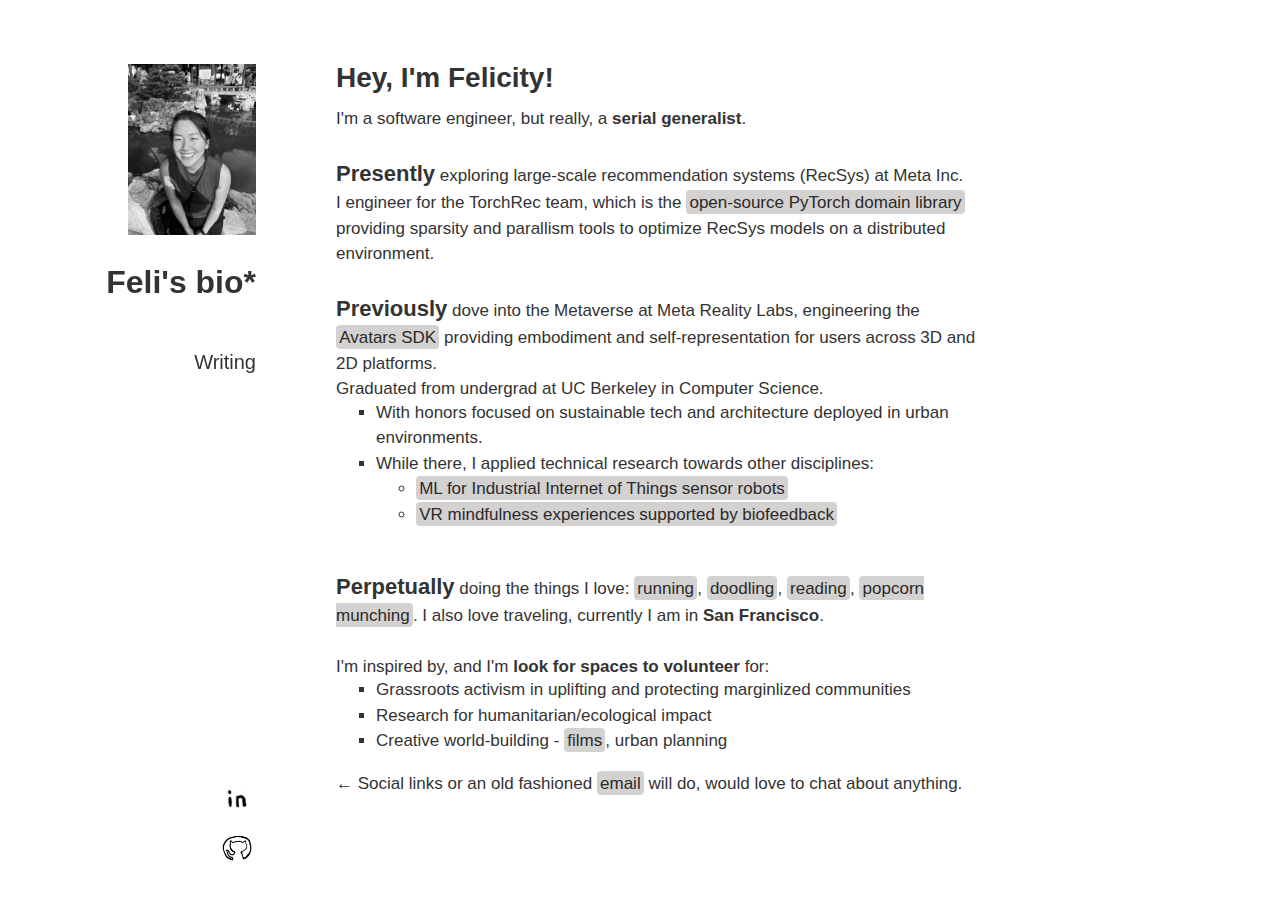
<file: index.html>
<!DOCTYPE html>
<html>
  <head>
    <title>Aporia</title>
    <meta charset="UTF-8" />
    <meta name="viewport" content="width=device-width, initial-scale=1.0" />
    <link rel="stylesheet" href="styles/style.css" type="text/css" />
    <!-- <link rel="icon" href="img/lil_logo.jpg" type="image/x-icon" /> -->
    <script src="https://code.jquery.com/jquery-3.6.0.min.js"></script>
    <script src="scripts/felicity.js"></script>
  </head>
  <body>
    <div class="header">
      <header>
        <button class="menu-toggle" aria-label="Toggle menu">☰</button>
        <div class="background_photo">
          <img
            class="feli_photo"
            src="img/felicity2.jpg"
            width="180px"
            alt="photo of me"
          />
        </div>
        <nav>
          <ul>
            <li>
              <a href="./index.html" class="selected_nav">Feli's bio*</a>
            </li>
            <!-- <li>
              <a href="./projects.html" class="nav_element">Past Work</a>
            </li> -->
            <li>
              <a href="https://liaoaporia.substack.com/ " class="nav_element"
                >Writing</a
              >
            </li>
          </ul>
        </nav>

        <div class="contact_icons_nav">
          <ul>
            <li>
              <a
                href="https://www.linkedin.com/in/felicityliao/"
                target="_blank"
                ><img src="img/linkedin.jpeg" alt="linkedin"
              /></a>
            </li>
            <!-- <li>
              <a href="https://www.instagram.com/liaoaporia/" target="_blank"
                ><img src="img/insta.jpg" alt="instagram"
              /></a>
            </li> -->
            <!-- <li>
              <a href="https://twitter.com/aporialiao/" target="_blank"
                ><img src="img/twitter.jpeg" alt="twitter"
              /></a>
            </li> -->
            <li>
              <a href="https://github.com/aporialiao/" target="_blank"
                ><img src="img/github.jpeg" alt="github"
              /></a>
            </li>
          </ul>
        </div>
      </header>
    </div>
    <main>
      <section>
        <div class="heading_container">
          <h2 class="heading2_text">Hey, I'm Felicity!</h2>
        </div>
        <div class="body_text">
          I'm a software engineer, but really, a <b> serial generalist</b>.
        </div>
        <br />

        <span class="bold_first_word">Presently</span> exploring large-scale
        recommendation systems (RecSys) at Meta Inc.
        <br />
        I engineer for the TorchRec team, which is the
        <a href="https://pytorch.org/torchrec/" target="_blank">
          open-source PyTorch domain library</a
        >
        providing sparsity and parallism tools to optimize RecSys models on a
        distributed environment.
        <br />
        <br />
        <span class="bold_first_word">Previously</span>
        dove into the Metaverse at Meta Reality Labs, engineering the
        <a
          href="https://developer.oculus.com/documentation/unity/meta-avatars-overview/"
          target="_blank"
        >
          Avatars SDK</a
        >
        providing embodiment and self-representation for users across 3D and 2D
        platforms.
        <br />
        Graduated from undergrad at UC Berkeley in Computer Science.
        <ul class="description_list_lower">
          <li>
            With honors focused on sustainable tech and architecture deployed in
            urban environments.
          </li>
          <li>
            While there, I applied technical research towards other disciplines:
            <!-- class="description_list_lower" -->
            <ul>
              <li>
                <a
                  href="https://www.researchgate.net/publication/356251722_Dynamic_Placement_of_Rapidly_Deployable_Mobile_Sensor_Robots_Using_Machine_Learning_and_Expected_Value_of_Information"
                  target="_blank"
                  >ML for Industrial Internet of Things sensor robots</a
                >
              </li>
              <li>
                <a
                  href="https://www.youtube.com/watch?v=lDIZKumeoF0"
                  target="_blank"
                >
                  VR mindfulness experiences supported by biofeedback</a
                >
              </li>
              <!-- <li>
                Computer vision driven quality control systems for identifying
                plastic.
              </li> -->
            </ul>
          </li>
        </ul>
        <br />
        <span class="bold_first_word">Perpetually</span>
        doing the things I love:
        <a href="https://www.strava.com/athletes/81126228" target="_blank"
          >running</a
        >,
        <a href="https://www.instagram.com/aporialiao/" target="_blank">
          doodling</a
        >,
        <!-- href="https://www.goodreads.com/user/show/63341728-felicity" -->

        <a
          href="https://app.thestorygraph.com/profile/aporialiao"
          target="_blank"
          >reading</a
        >,
        <a href="https://letterboxd.com/aporialiao/" target="_blank"
          >popcorn munching</a
        >. I also love traveling, currently I am in <b>San Francisco</b>.
        <br />
        <br />
        I'm inspired by, and I'm
        <b>look for spaces to volunteer</b>
        for:
        <br />
        <ul class="description_list_lower">
          <li>
            Grassroots activism in uplifting and protecting marginlized
            communities
            <!-- e.g. equitable education, human rights for all,
            uplifting marginlized communities -->
          </li>
          <li>Research for humanitarian/ecological impact</li>
          <li>
            Creative world-building -
            <a href="https://www.imdb.com/name/nm12388816/">films</a>, urban
            planning
          </li>
        </ul>
        <span class="social_links_left">&larr; Social links</span>
        <span class="social_links_down">&darr; Social links</span>
        or an old fashioned
        <a
          href="mailto:aporialiao@gmail.com?subject=Hey Felicity!"
          target="_blank"
          >email</a
        >
        will do, would love to chat about anything.
      </section>
      <div class="contact_icons_bot">
        <a href="https://www.linkedin.com/in/felicityliao/" target="_blank"
          ><img src="img/linkedin.jpeg" alt="linkedin"
        /></a>
        <!-- <a href="https://www.instagram.com/liaoaporia/" target="_blank"
              ><img src="img/insta.jpg" alt="instagram"
            /></a>
            <a href="https://twitter.com/aporialiao/" target="_blank"
              ><img src="img/twitter.jpeg" alt="twitter"
            /></a> -->
        <a href="https://github.com/aporialiao/" target="_blank"
          ><img src="img/github.jpeg" alt="github"
        /></a>
      </div>
      <!-- <footer class="footer">
        <p>&copy; 2024 Felicity. All rights reserved.</p>
      </footer> -->
    </main>
  </body>
</html>
</file>
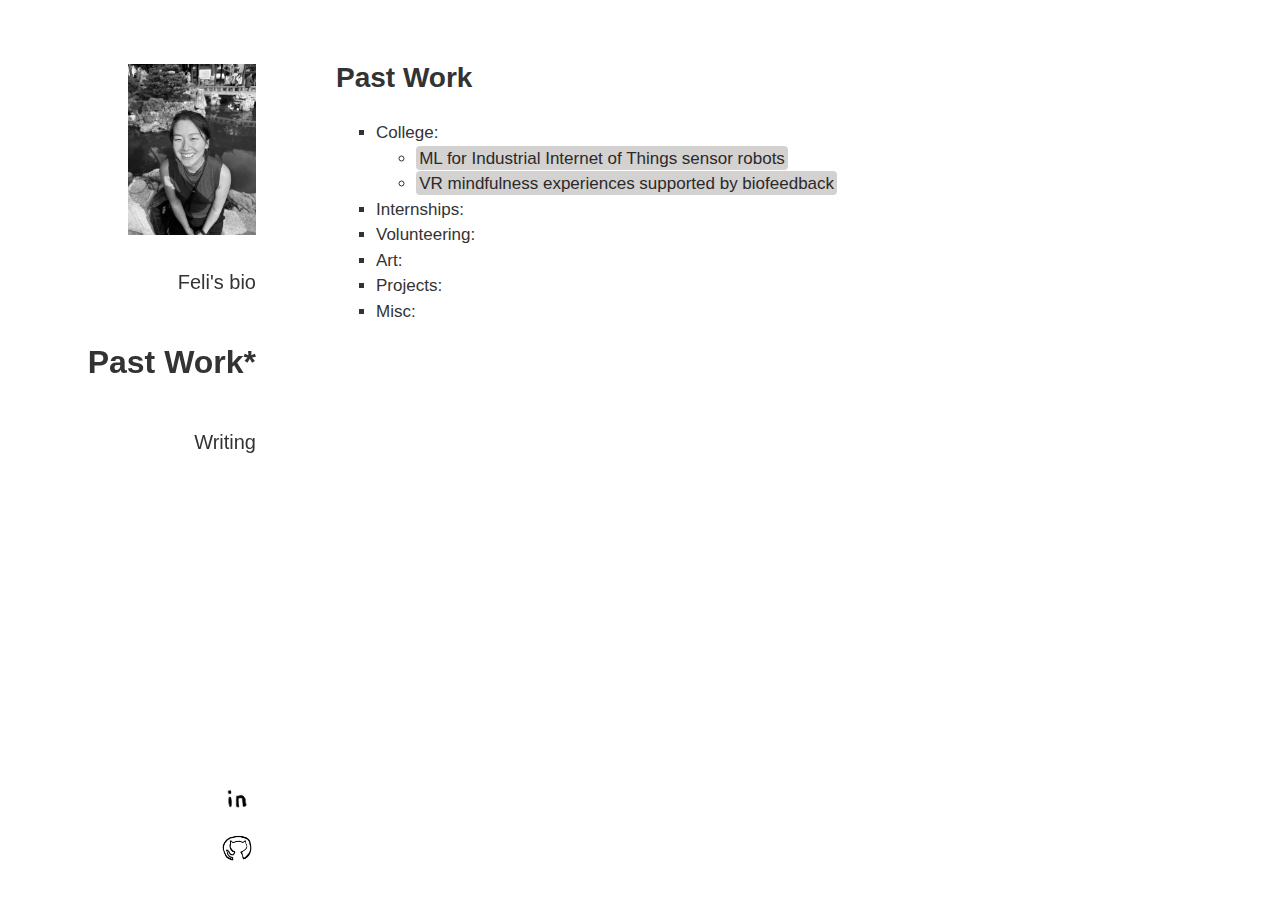
<file: projects.html>
<!DOCTYPE html>
<html>
  <head>
    <title>Aporia</title>
    <meta charset="UTF-8" />
    <meta name="viewport" content="width=device-width, initial-scale=1.0" />
    <link rel="stylesheet" href="styles/style.css" type="text/css" />
    <link rel="icon" href="img/lil_logo.jpg" type="image/x-icon" />
    <script src="https://code.jquery.com/jquery-3.6.0.min.js"></script>
    <script src="scripts/felicity.js"></script>
  </head>
  <body>
    <div class="header">
      <header>
        <button class="menu-toggle" aria-label="Toggle menu">☰</button>
        <div class="background_photo">
          <img
            class="feli_photo"
            src="img/felicity2.jpg"
            width="180px"
            alt="photo of me"
          />
        </div>
        <nav>
          <ul>
            <li>
              <a href="./index.html" class="nav_element">Feli's bio</a>
            </li>
            <li>
              <a href="./projects.html" class="selected_nav">Past Work*</a>
            </li>
            <li>
              <a href="https://liaoaporia.substack.com/ " class="nav_element"
                >Writing</a
              >
            </li>
          </ul>
        </nav>

        <div class="contact_icons_nav">
          <ul>
            <li>
              <a
                href="https://www.linkedin.com/in/felicityliao/"
                target="_blank"
                ><img src="img/linkedin.jpeg" alt="linkedin"
              /></a>
            </li>
            <!-- <li>
              <a href="https://www.instagram.com/liaoaporia/" target="_blank"
                ><img src="img/insta.jpg" alt="instagram"
              /></a>
            </li> -->
            <!-- <li>
              <a href="https://twitter.com/aporialiao/" target="_blank"
                ><img src="img/twitter.jpeg" alt="twitter"
              /></a>
            </li> -->
            <li>
              <a href="https://github.com/aporialiao/" target="_blank"
                ><img src="img/github.jpeg" alt="github"
              /></a>
            </li>
          </ul>
        </div>
      </header>
    </div>
    <main>
      <section>
        <div class="heading_container">
          <h2 class="heading2_text">Past Work</h2>
        </div>
        <ul class="description_list_lower">
          <li>
            College:
            <ul>
              <li>
                <a
                  href="https://www.researchgate.net/publication/356251722_Dynamic_Placement_of_Rapidly_Deployable_Mobile_Sensor_Robots_Using_Machine_Learning_and_Expected_Value_of_Information"
                  target="_blank"
                  >ML for Industrial Internet of Things sensor robots</a
                >
              </li>
              <li>
                <a
                  href="https://www.youtube.com/watch?v=lDIZKumeoF0"
                  target="_blank"
                >
                  VR mindfulness experiences supported by biofeedback</a
                >
              </li>
              <!-- <li>
                Computer vision driven quality control systems for identifying
                plastic.
              </li> -->
            </ul>
          </li>
          <li>Internships:</li>
          <li>Volunteering:</li>
          <li>Art:</li>
          <li>Projects:</li>
          <li>Misc:</li>
        </ul>
      </section>
      <div class="contact_icons_bot">
        <a href="https://www.linkedin.com/in/felicityliao/" target="_blank"
          ><img src="img/linkedin.jpeg" alt="linkedin"
        /></a>
        <!-- <a href="https://www.instagram.com/liaoaporia/" target="_blank"
              ><img src="img/insta.jpg" alt="instagram"
            /></a>
            <a href="https://twitter.com/aporialiao/" target="_blank"
              ><img src="img/twitter.jpeg" alt="twitter"
            /></a> -->
        <a href="https://github.com/aporialiao/" target="_blank"
          ><img src="img/github.jpeg" alt="github"
        /></a>
      </div>
      <!-- <footer class="footer">
        <p>&copy; 2024 Felicity. All rights reserved.</p>
      </footer> -->
    </main>
  </body>
</html>
</file>
<file: styles/style.css>
/* Global styles */

@font-face {
  font-family: ‘Proxima Nova’;
  src: url(‘proximanova-regular-webfont.eot’);
  src: url(‘proximanova-regular-webfont.eot?#iefix’) format(’embedded-opentype’),
    url(‘proximanova-regular-webfont.woff2’) format(‘woff2’),
    url(‘proximanova-regular-webfont.woff’) format(‘woff’),
    url(‘proximanova-regular-webfont.ttf’) format(‘truetype’),
    url(‘proximanova-regular-webfont.svg#proxima_nova_regular’) format(‘svg’);
  font-weight: normal;
  font-style: normal;
}

body {
  font-family: "Proxima Nova", "Helvetica Neue", Helvetica, Arial, sans-serif;
  font-size: 17px;
  line-height: 1.5;
  display: flex;
  flex-direction: column;
  justify-content: start;
  color: #333;
  /* background-color: #fef8f0; */
  background-color: white;
  /* border: 3px solid blue; */
  max-width: 1400px;
  margin: 0 auto !important;
}

header {
  position: fixed;
  width: 20vw;
  /* border: 3px solid red; */
  text-align: right;
  padding-top: 4rem;
  bottom: 2%;
  top: 0%;
  background-color: white !important;
}

/* nav bar */
nav {
  /* border: 3px solid green; */
  padding-right: 0rem;
  background-color: white !important;
}

nav ul {
  list-style-type: none;
  margin: 0 auto;
  background-color: white !important;
}

nav li a {
  display: block;
  color: #333;
  text-decoration: none;
  margin: 0 auto;
  background-color: white !important;
}

.nav_element {
  line-height: 5rem;
  transition-duration: 1.5s;
  font-size: 20px;
  background-color: white;
}

.selected_nav {
  font-size: max(2.5vw, 32px);
  font-weight: bold;
  line-height: 5rem;
  transition-duration: 1.5s;
}

.heading_container {
  display: flex; /* Align items in a row */
  align-items: center; /* Vertically center the items */
}
.heading2_text {
  /* margin-right: 10px; Space between heading and body text */
  /* border: 3px solid green; */
}
.body_text {
  /* font-size: 16px; */
  /* color: #666; Optional: change color to differentiate */
  margin-top: -1rem;
}

.background_photo {
  max-width: 100%;
  /* padding-top: 2rem; */
  /* position: center; */
  height: auto;
  /* left: 4%; Aligns the image to the right edge of the viewport */
  /* top: 40%; Aligns the image vertically to the middle of the viewport */
  /* transform: translateY(-50%); Centers the image vertically */
  /* z-index: 1000; Ensures the image is above other content */
  /* border-radius: 100%; Creates the circle */
  /* object-fit: cover; Ensures the image covers the circle without distortion */
  /* overflow: hidden; */
  /* background-image: url("img/felicity-photo.png"); */
  /* background-position: right; */
  /* height: 100vh; Full viewport height */
  /* background-size: cover;
  
  background-attachment: fixed;
  background-repeat: no-repeat; */
  /* color: white; Example text color */
}

.feli_photo {
  /* height: auto;
  max-width: 20%; */
  max-width: 10vw;
  height: auto;
  /* object-fit: contain; */

  /* border: 3px solid green; */
}

/* Icons */
.contact_icons_nav {
  /* border: 3px solid yellow; */
  margin: 0 auto;
  /* padding-top: rem; */
  padding-right: 0rem;
  position: absolute;
  width: 100%;
  bottom: 0%;
}
.contact_icons_nav ul {
  list-style-type: none;
  margin: 0 auto;
}

.contact_icons_nav li a {
  display: block;
  color: #333;
  text-decoration: none;
  line-height: 3rem;
  margin: 0 auto;
}

.contact_icons_nav img {
  width: 30px;
  height: 30px;
  padding-right: 4px;
}

main {
  margin-left: 20vw;
  padding-left: 5rem;
  padding-top: 2em;
  padding-right: 1rem;
  padding-bottom: 1rem;
  max-width: 50vw;
  /* border: 3px solid green; */
}

section h2 {
  font-size: 28px;
}

section p {
  margin-top: 2rem;
}

.bold_first_word {
  font-size: 22px;
  font-weight: 600;
}

.description_list_lower {
  list-style-type: square;
  margin-top: -2px;
}

.description_list_higher {
  list-style-type: square;
  margin-top: -2px;
}

/* Links */
main section a:link {
  text-decoration: none;
  font-weight: 500;
  /* color: #51362a;
  background-color: #f0d1b1; */
  color: #2a2a2a;
  background-color: #d4d1d1 !important;
  border-radius: 4px;
  padding-left: 0.2rem;
  padding-right: 0.2rem;
  padding-top: 0.2rem;
  padding-bottom: 0.1rem;
  transition-duration: 0.4s;
}

/* visited link */
main section a:visited {
  color: #2a2a2a;
  background-color: #d4d1d1 !important;
}

/* mouse over link */
main section a:hover {
  color: #fff7ea;
  background-color: #9b9895 !important;
}

/* visited link */
/* main a:visited {
  color: #5e3e30;
  background-color: #f0d1b1;
} */

/* mouse over link */
/* main a:hover {
  color: #ffe9c5;
  background-color: #966b49;
} */

/* selected link
main a:active {
  color: blue;
} */

.menu-toggle {
  display: none; /* Hidden by default */
  background: none;
  border: none;
  font-size: 24px;
  /* color: #fff; */
  cursor: pointer;
  background: transparent !important;
}

.contact_icons_bot {
  display: none; /* Hidden by default */
}

.social_links_down {
  display: none;
}

/* Responsive styles */
@media (max-width: 900px) {
  .menu-toggle {
    display: block; /* Show menu toggle button on mobile */
    color: black;
    /* border: 3px solid green; */
    padding-left: 90vw;
    margin-top: -2rem;
    /* position: center; */
    background-color: transparent !important;
    z-index: 5000;
    position: fixed;
  }

  .social_links_down {
    display: inline;
  }

  .social_links_left {
    display: none;
  }

  header {
    position: fixed;
    height: 100%;
    width: 100%;
    bottom: 0px;
    background: transparent !important;
    right: 0;
  }

  /* nav bar */
  nav {
    /* border: 3px solid grey; */
    /* padding-right: 0rem; */
    display: none;
    flex-direction: column;
    position: fixed;
    top: 0;
    left: 0;
    width: 100%;
    height: 100%;
    background: rgba(248, 248, 248, 0.9) !important;
    /* background: linear-gradient(to bottom, grey, white); */
    z-index: 1000; /* Ensure it appears above other content */
    transition-duration: 1.5s;
  }

  nav.active {
    display: flex; /* Show navigation when active */
    transition-duration: 1.5s;
  }

  nav ul {
    list-style-type: none;
    margin: 0 auto;
    background: transparent !important;
    position: relative;
    top: 8vh;
    right: -15vh;
  }

  nav li a {
    display: block;
    color: #333;
    text-decoration: none;
    margin: 0 auto;
    background: transparent !important;
  }

  .nav_element {
    transition-duration: 1.5s;
    font-size: 20px;
    line-height: 3rem;
    background: transparent !important;
  }

  .selected_nav {
    font-size: max(2.5vw, 24px);
    font-weight: bold;
    line-height: 3rem;
    background: transparent !important;
  }

  .heading_container {
    display: flex; /* Align items in a row */
    align-items: center; /* Vertically center the items */
  }

  .body_text {
    /* font-size: 16px; */
    /* color: #666; Optional: change color to differentiate */
    margin-top: -1rem;
  }

  main {
    margin-left: -3rem;
    padding-right: 2rem;
  }

  .background_photo {
    display: none; /* Hide navigation by default on mobile */
  }

  .background_photo.active {
    display: flex;
    position: absolute;
    right: 5vw;
    padding-bottom: 30vw;
    bottom: 0;
    max-width: 100%;
    height: auto;
    z-index: 2000; /* Ensure it appears above other content */
  }

  .feli_photo {
    max-width: 40vw;
    height: auto;
  }

  /* Icons */
  .contact_icons_nav {
    display: none; /* Hide navigation by default on mobile */

    /* border: 3px solid yellow; */
    margin: 0 auto;
  }

  .contact_icons_bot {
    display: flex;
  }

  .contact_icons_bot li a {
    display: block;
    /* color: #333; */
    text-decoration: none;
    line-height: 3rem;
    margin: 0 auto;
  }

  .contact_icons_bot img {
    width: 30px;
    height: 30px;
    padding-right: 4px;
  }
}
</file>
